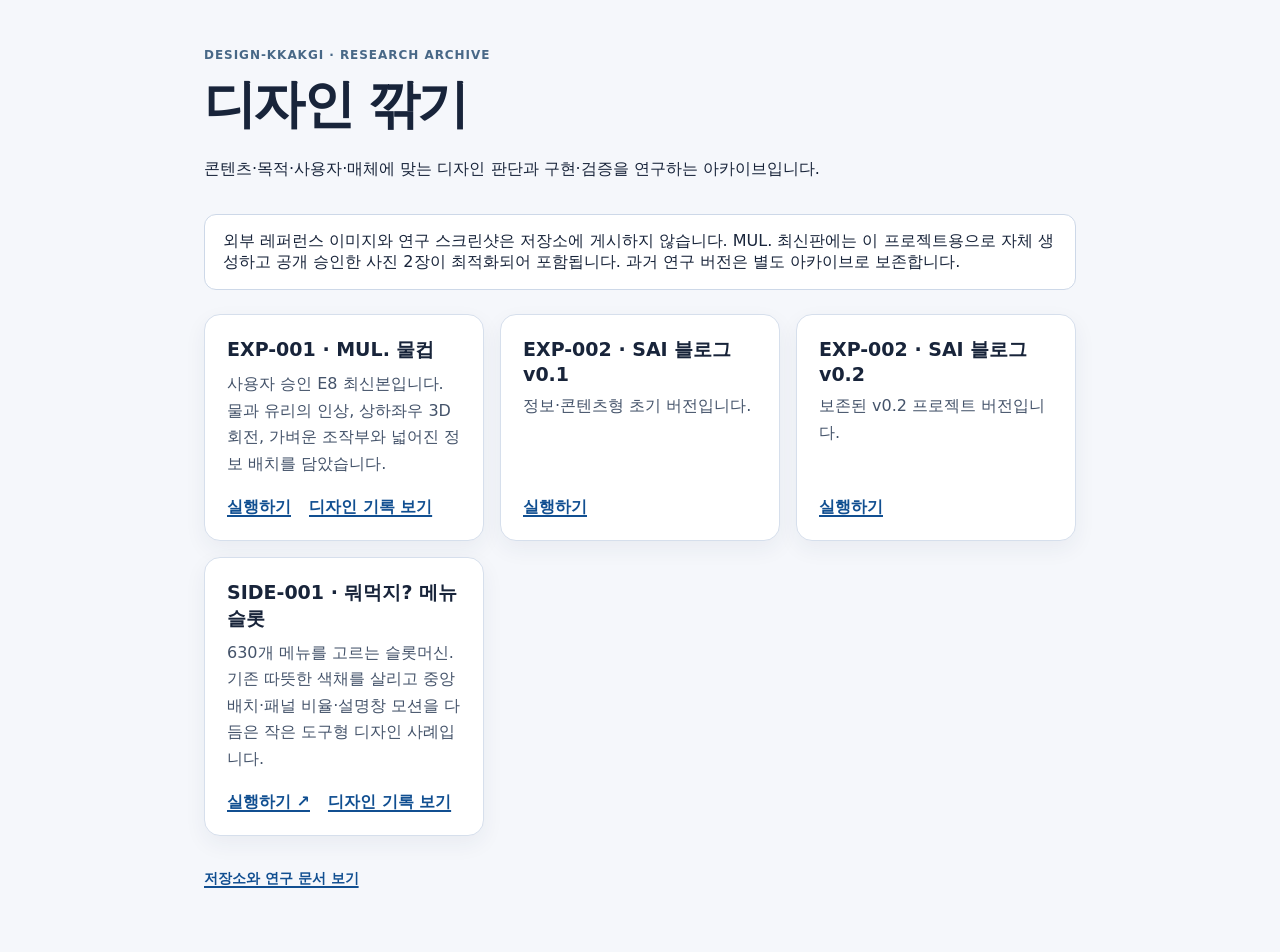
<file: index.html>
<!doctype html>
<html lang="ko">
<head>
  <meta charset="utf-8">
  <meta name="viewport" content="width=device-width, initial-scale=1">
  <title>디자인 깎기 · 연구 사례</title>
  <style>
    :root { color-scheme: light; font-family: system-ui,-apple-system,"Segoe UI","Malgun Gothic",sans-serif; color:#18243a; background:#f5f7fb; }
    * { box-sizing:border-box; }
    body { margin:0; }
    main { max-width:920px; margin:0 auto; padding:48px 24px 64px; }
    header { margin-bottom:32px; }
    .eyebrow { color:#486887; font-size:12px; font-weight:700; letter-spacing:.08em; }
    h1 { margin:8px 0 10px; font-size:clamp(30px,6vw,52px); letter-spacing:-.05em; }
    p { line-height:1.65; }
    .notice { padding:16px 18px; border:1px solid #cdd8e8; border-radius:12px; background:#fff; }
    .grid { display:grid; grid-template-columns:repeat(auto-fit,minmax(250px,1fr)); gap:16px; margin-top:24px; }
    article { display:flex; min-height:170px; flex-direction:column; padding:22px; border:1px solid #d6dfec; border-radius:16px; background:#fff; box-shadow:0 8px 22px rgba(29,52,84,.06); }
    h2 { margin:0 0 8px; font-size:19px; }
    article p { margin:0 0 20px; color:#44536a; }
    a { color:#114f91; font-weight:700; text-decoration-thickness:1.5px; text-underline-offset:3px; }
    article a { margin-top:auto; }
    .case-links { display:flex; flex-wrap:wrap; align-items:center; gap:12px 18px; margin-top:auto; }
    .case-links a { margin-top:0; }
    footer { margin-top:34px; color:#59697e; font-size:14px; }
  </style>
</head>
<body>
  <main>
    <header>
      <div class="eyebrow">DESIGN-KKAKGI · RESEARCH ARCHIVE</div>
      <h1>디자인 깎기</h1>
      <p>콘텐츠·목적·사용자·매체에 맞는 디자인 판단과 구현·검증을 연구하는 아카이브입니다.</p>
    </header>
    <div class="notice">
      외부 레퍼런스 이미지와 연구 스크린샷은 저장소에 게시하지 않습니다. MUL. 최신판에는 이 프로젝트용으로 자체 생성하고 공개 승인한 사진 2장이 최적화되어 포함됩니다. 과거 연구 버전은 별도 아카이브로 보존합니다.
    </div>
    <section class="grid" aria-label="실행 가능한 연구 사례">
      <article>
        <h2>EXP-001 · MUL. 물컵</h2>
        <p>사용자 승인 E8 최신본입니다. 물과 유리의 인상, 상하좌우 3D 회전, 가벼운 조작부와 넓어진 정보 배치를 담았습니다.</p>
        <div class="case-links"><a href="./cases/mul-cup/latest/">실행하기</a><a href="https://github.com/pchjesus/design-kkakgi/blob/main/cases/mul-cup/DESIGN_LEARNINGS_E7_E8.md">디자인 기록 보기</a></div>
      </article>
      <article>
        <h2>EXP-002 · SAI 블로그 v0.1</h2>
        <p>정보·콘텐츠형 초기 버전입니다.</p>
        <a href="./cases/sai-blog/v0.1/">실행하기</a>
      </article>
      <article>
        <h2>EXP-002 · SAI 블로그 v0.2</h2>
        <p>보존된 v0.2 프로젝트 버전입니다.</p>
        <a href="./cases/sai-blog/v0.2/project/">실행하기</a>
      </article>
      <article>
        <h2>SIDE-001 · 뭐먹지? 메뉴 슬롯</h2>
        <p>630개 메뉴를 고르는 슬롯머신. 기존 따뜻한 색채를 살리고 중앙 배치·패널 비율·설명창 모션을 다듬은 작은 도구형 디자인 사례입니다.</p>
        <div class="case-links">
          <a href="https://pchjesus.github.io/menu-roulette/">실행하기 ↗</a>
          <a href="./cases/menu-roulette/">디자인 기록 보기</a>
        </div>
      </article>
    </section>
    <footer>
      <a href="https://github.com/pchjesus/design-kkakgi">저장소와 연구 문서 보기</a>
    </footer>
  </main>
</body>
</html>
</file>
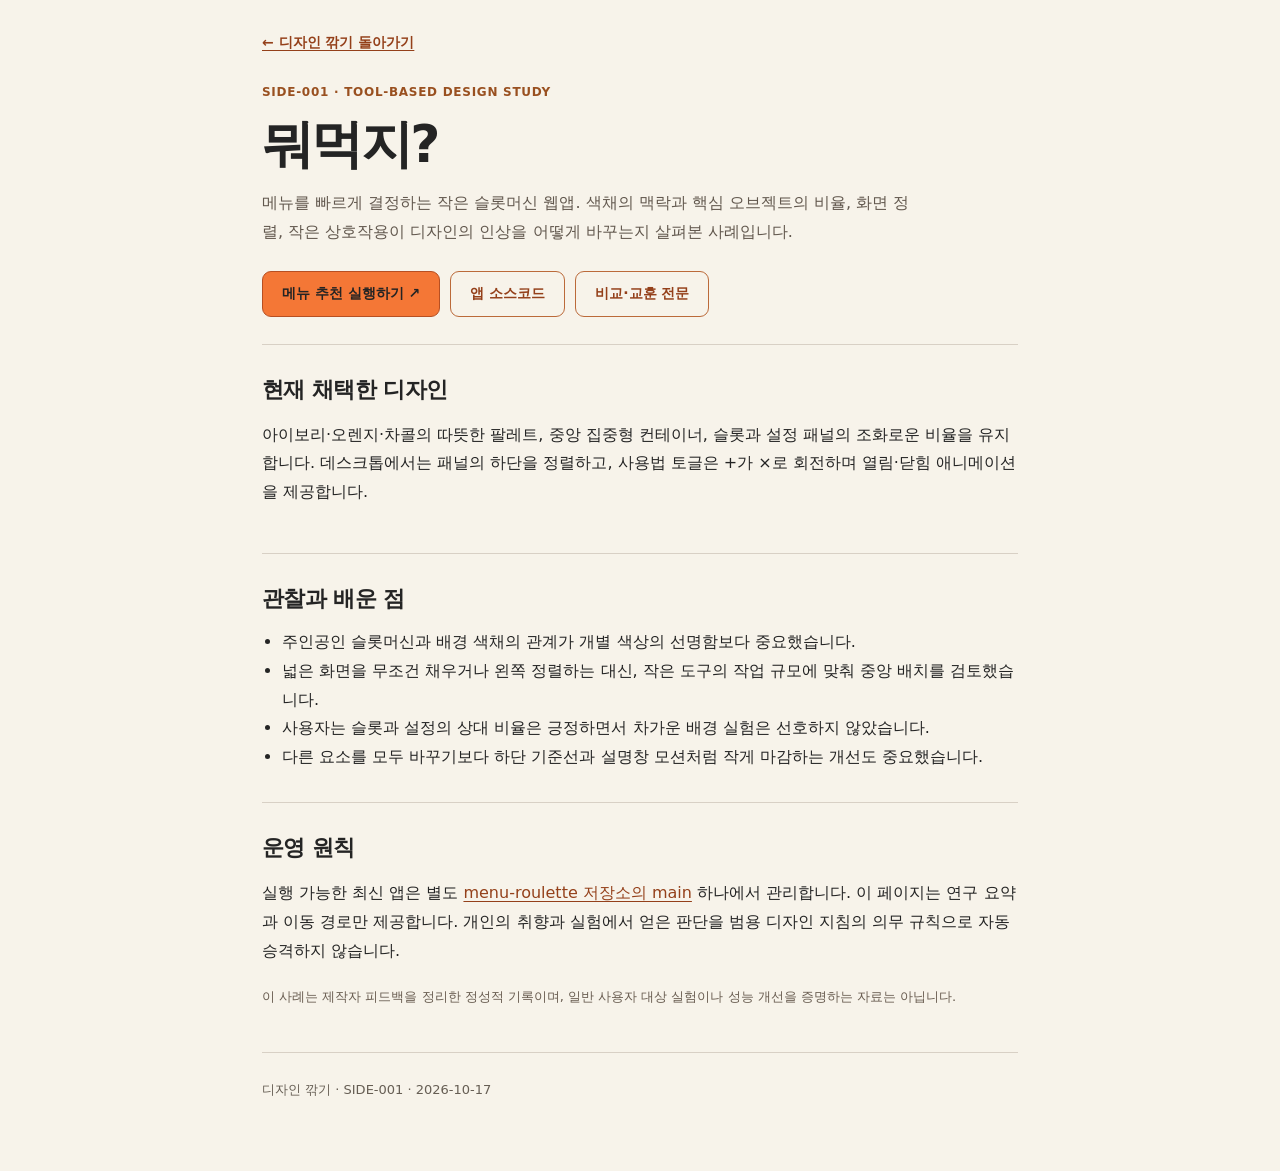
<file: cases/menu-roulette/index.html>
<!doctype html>
<html lang="ko">
<head>
  <meta charset="utf-8">
  <meta name="viewport" content="width=device-width,initial-scale=1">
  <meta name="description" content="디자인 깎기 SIDE-001 뭐먹지? 메뉴 슬롯 웹앱의 디자인 판단과 개선 기록">
  <title>SIDE-001 · 뭐먹지? — 디자인 깎기</title>
  <style>
    :root{font-family:system-ui,-apple-system,"Segoe UI","Malgun Gothic",sans-serif;color:#242424;background:#f7f3ea;color-scheme:light}
    *{box-sizing:border-box}
    body{margin:0}
    main{max-width:800px;margin:0 auto;padding:32px 22px 72px}
    header{border-bottom:1px solid #d8d0c5;padding-bottom:27px}
    a{color:#94401a;text-underline-offset:3px}
    .back{font-size:14px;font-weight:650}
    .eyebrow{color:#995020;font-size:12px;font-weight:750;letter-spacing:.06em;margin:30px 0 10px}
    h1{font-size:clamp(32px,6vw,52px);line-height:1.18;letter-spacing:-.05em;margin:0 0 14px}
    h2{font-size:22px;letter-spacing:-.025em;margin:0 0 14px}
    p,li{line-height:1.8}
    .lead{font-size:16px;color:#62584e;margin:0;max-width:650px}
    .actions{display:flex;flex-wrap:wrap;gap:10px;margin:24px 0 0}
    .actions a{display:inline-flex;min-height:46px;align-items:center;padding:0 19px;border-radius:9px;border:1px solid #bb6a3a;text-decoration:none;font-size:14px;font-weight:750}
    .actions a:first-child{background:#f47736;color:#242424;border-color:#b74f22}
    section{padding:30px 0;border-bottom:1px solid #d8d0c5}
    ul{padding-left:20px;margin:0}
    .note{font-size:13px;color:#695d51;margin-top:20px}
    footer{margin-top:28px;font-size:13px;color:#665e54}
    @media(prefers-reduced-motion:reduce){*,*:before,*:after{scroll-behavior:auto!important}}
  </style>
</head>
<body>
  <main>
    <header>
      <a class="back" href="../../">← 디자인 깎기 돌아가기</a>
      <p class="eyebrow">SIDE-001 · TOOL-BASED DESIGN STUDY</p>
      <h1>뭐먹지?</h1>
      <p class="lead">메뉴를 빠르게 결정하는 작은 슬롯머신 웹앱. 색채의 맥락과 핵심 오브젝트의 비율, 화면 정렬, 작은 상호작용이 디자인의 인상을 어떻게 바꾸는지 살펴본 사례입니다.</p>
      <nav class="actions" aria-label="사례 관련 링크">
        <a href="https://pchjesus.github.io/menu-roulette/">메뉴 추천 실행하기 ↗</a>
        <a href="https://github.com/pchjesus/menu-roulette">앱 소스코드</a>
        <a href="https://github.com/pchjesus/design-kkakgi/blob/main/cases/menu-roulette/LESSONS.md">비교·교훈 전문</a>
      </nav>
    </header>
    <section>
      <h2>현재 채택한 디자인</h2>
      <p>아이보리·오렌지·차콜의 따뜻한 팔레트, 중앙 집중형 컨테이너, 슬롯과 설정 패널의 조화로운 비율을 유지합니다. 데스크톱에서는 패널의 하단을 정렬하고, 사용법 토글은 +가 ×로 회전하며 열림·닫힘 애니메이션을 제공합니다.</p>
    </section>
    <section>
      <h2>관찰과 배운 점</h2>
      <ul>
        <li>주인공인 슬롯머신과 배경 색채의 관계가 개별 색상의 선명함보다 중요했습니다.</li>
        <li>넓은 화면을 무조건 채우거나 왼쪽 정렬하는 대신, 작은 도구의 작업 규모에 맞춰 중앙 배치를 검토했습니다.</li>
        <li>사용자는 슬롯과 설정의 상대 비율은 긍정하면서 차가운 배경 실험은 선호하지 않았습니다.</li>
        <li>다른 요소를 모두 바꾸기보다 하단 기준선과 설명창 모션처럼 작게 마감하는 개선도 중요했습니다.</li>
      </ul>
    </section>
    <section>
      <h2>운영 원칙</h2>
      <p>실행 가능한 최신 앱은 별도 <a href="https://github.com/pchjesus/menu-roulette">menu-roulette 저장소의 main</a> 하나에서 관리합니다. 이 페이지는 연구 요약과 이동 경로만 제공합니다. 개인의 취향과 실험에서 얻은 판단을 범용 디자인 지침의 의무 규칙으로 자동 승격하지 않습니다.</p>
      <p class="note">이 사례는 제작자 피드백을 정리한 정성적 기록이며, 일반 사용자 대상 실험이나 성능 개선을 증명하는 자료는 아닙니다.</p>
    </section>
    <footer>디자인 깎기 · SIDE-001 · 2026-10-17</footer>
  </main>
</body>
</html>
</file>
